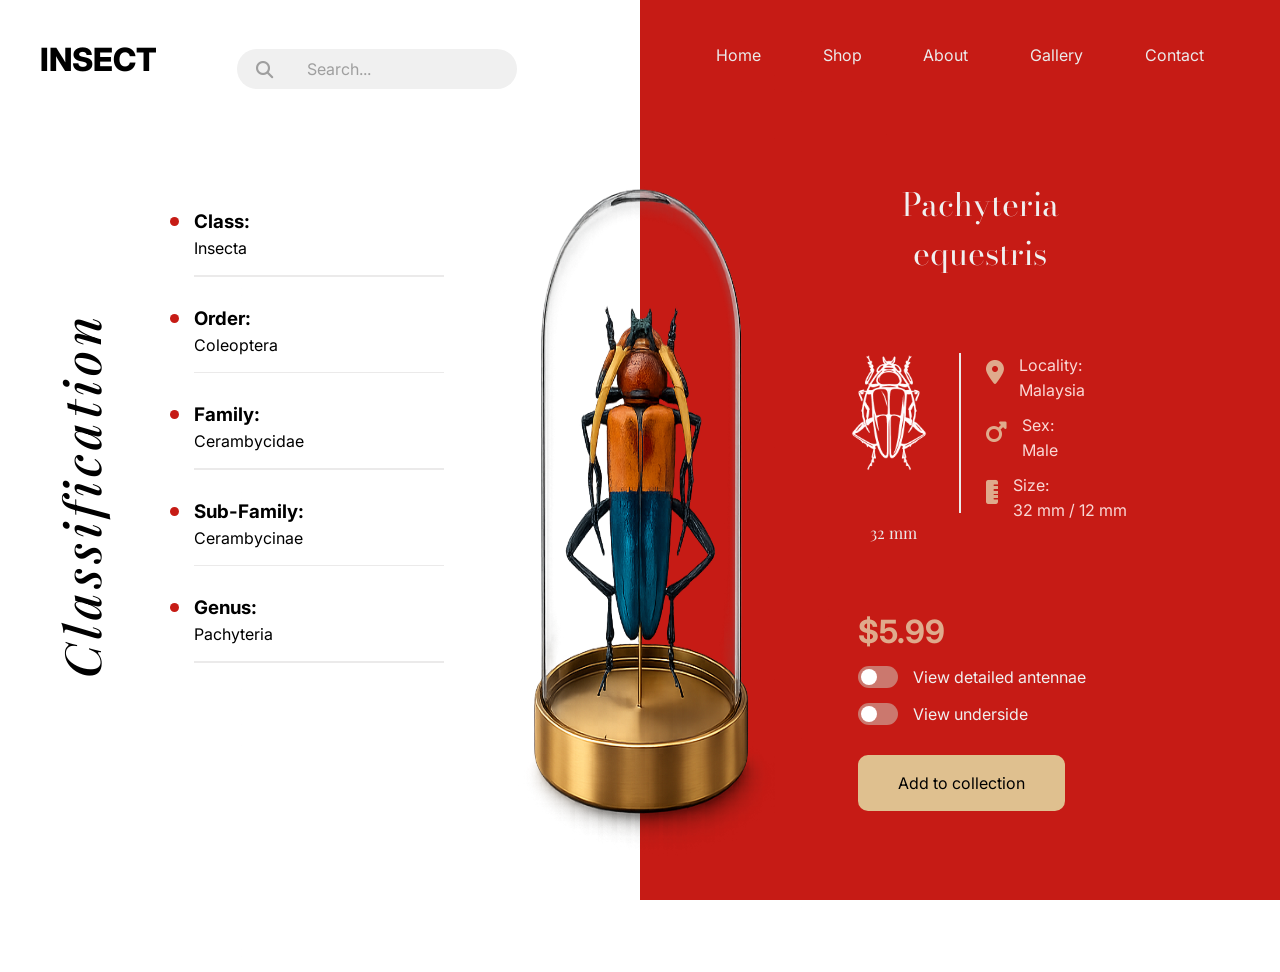
<file: Assignment2/Insect/index.html>
<!DOCTYPE html>
<html lang="en">

<head>
    <meta charset="UTF-8">
    <meta name="viewport" content="width=device-width, initial-scale=1.0">
    <link rel="preconnect" href="https://fonts.googleapis.com">
    <link rel="preconnect" href="https://fonts.gstatic.com" crossorigin>
    <link
        href="https://fonts.googleapis.com/css2?family=Inter:wght@100;200;300;400;500;600;700;800;900&family=Bodoni+Moda:wght@400;500;600;700&family=Playfair+Display:wght@400;500;600;700&display=swap"
        rel="stylesheet">
    <link rel="stylesheet" href="https://cdnjs.cloudflare.com/ajax/libs/font-awesome/6.5.1/css/all.min.css">
    <link rel="stylesheet" href="style.css">
    <title>Assignmet 2</title>
</head>

<body>
    <div class="container">
        <div id="left">
            <div class="navbar">
                <h1 class="logo">INSECT</h1>
                <div class="search">
                    <div id="box">
                        <i class="fa-solid fa-magnifying-glass si"></i>
                        <p class="st">Search...</p>
                    </div>
                </div>
            </div>
            <div class="body">
                <div class="hdi">
                    <h1 class="heading">Classification</h1>
                </div>
                <div class="details">
                    <div class="point">
                        <span class="dot"></span>
                        <div class="points">
                            <h3 class="hd">Class:</h3>
                            <p class="sub">Insecta</p>
                            <div class="line"></div>
                        </div>
                    </div>
                    <div class="point">
                        <span class="dot"></span>
                        <div class="points">
                            <h3 class="hd">Order:</h3>
                            <p class="sub">Coleoptera</p>
                            <div class="line"></div>
                        </div>
                    </div>
                    <div class="point">
                        <span class="dot"></span>
                        <div class="points">
                            <h3 class="hd">Family:</h3>
                            <p class="sub">Cerambycidae</p>
                            <div class="line"></div>
                        </div>
                    </div>
                    <div class="point">
                        <span class="dot"></span>
                        <div class="points">
                            <h3 class="hd">Sub-Family:</h3>
                            <p class="sub">Cerambycinae</p>
                            <div class="line"></div>
                        </div>
                    </div>
                    <div class="point">
                        <span class="dot"></span>
                        <div class="points">
                            <h3 class="hd">Genus:</h3>
                            <p class="sub">Pachyteria</p>
                            <div class="line"></div>
                        </div>
                    </div>

                </div>
            </div>
        </div>
        <img class="bg" src="./ChatGPT Image May 12, 2026, 01_31_05 PM.png" alt="">
        <div id="right">
            <div class="header">
                <p>Home</p>
                <p>Shop</p>
                <p>About</p>
                <p>Gallery</p>
                <p>Contact</p>
            </div>
            <div class="detail">
                <div class="name">
                    <h1>Pachyteria</h1>
                    <h1>equestris</h1>
                </div>
                <div class="desc">
                    <div class="icn">
                        <img class="icon" src="./2d1f4193-ad55-408c-af3b-5fd48aae93b2.png" alt="">
                        <p id="mm">32 mm</p>
                    </div>
                    <div class="bar"></div>
                    <div class="about">
                        <div class="a">
                            <i class="fa-solid fa-location-dot "></i>
                            <div class="dt">
                                <p>Locality:</p>
                                <p>Malaysia</p>
                            </div>
                        </div>
                        <div class="a">
                            <i class="fa-solid fa-mars"></i>
                            <div class="dt">
                                <p>Sex:</p>
                                <p>Male</p>
                            </div>
                        </div>
                        <div class="a">
                            <i class="fa-solid fa-ruler-vertical"></i>
                            <div class="dt">
                                <p>Size:</p>
                                <p>32 mm / 12 mm</p>
                            </div>
                        </div>
                    </div>
                </div>
                <div class="last">
                    <div class="price">
                        <h1>$5.99</h1>
                    </div>
                    <div class="switch">
                        <div>
                            <span class="sth"></span><p>View detailed antennae</p>
                        </div>
                        <div>
                            <span class="sth"></span><p>View underside</p>
                        </div>
                    </div>
                    <div class="add-btn">
                        Add to collection
                    </div>
                </div>
            </div>


        </div>
    </div>
</body>

</html>
</file>
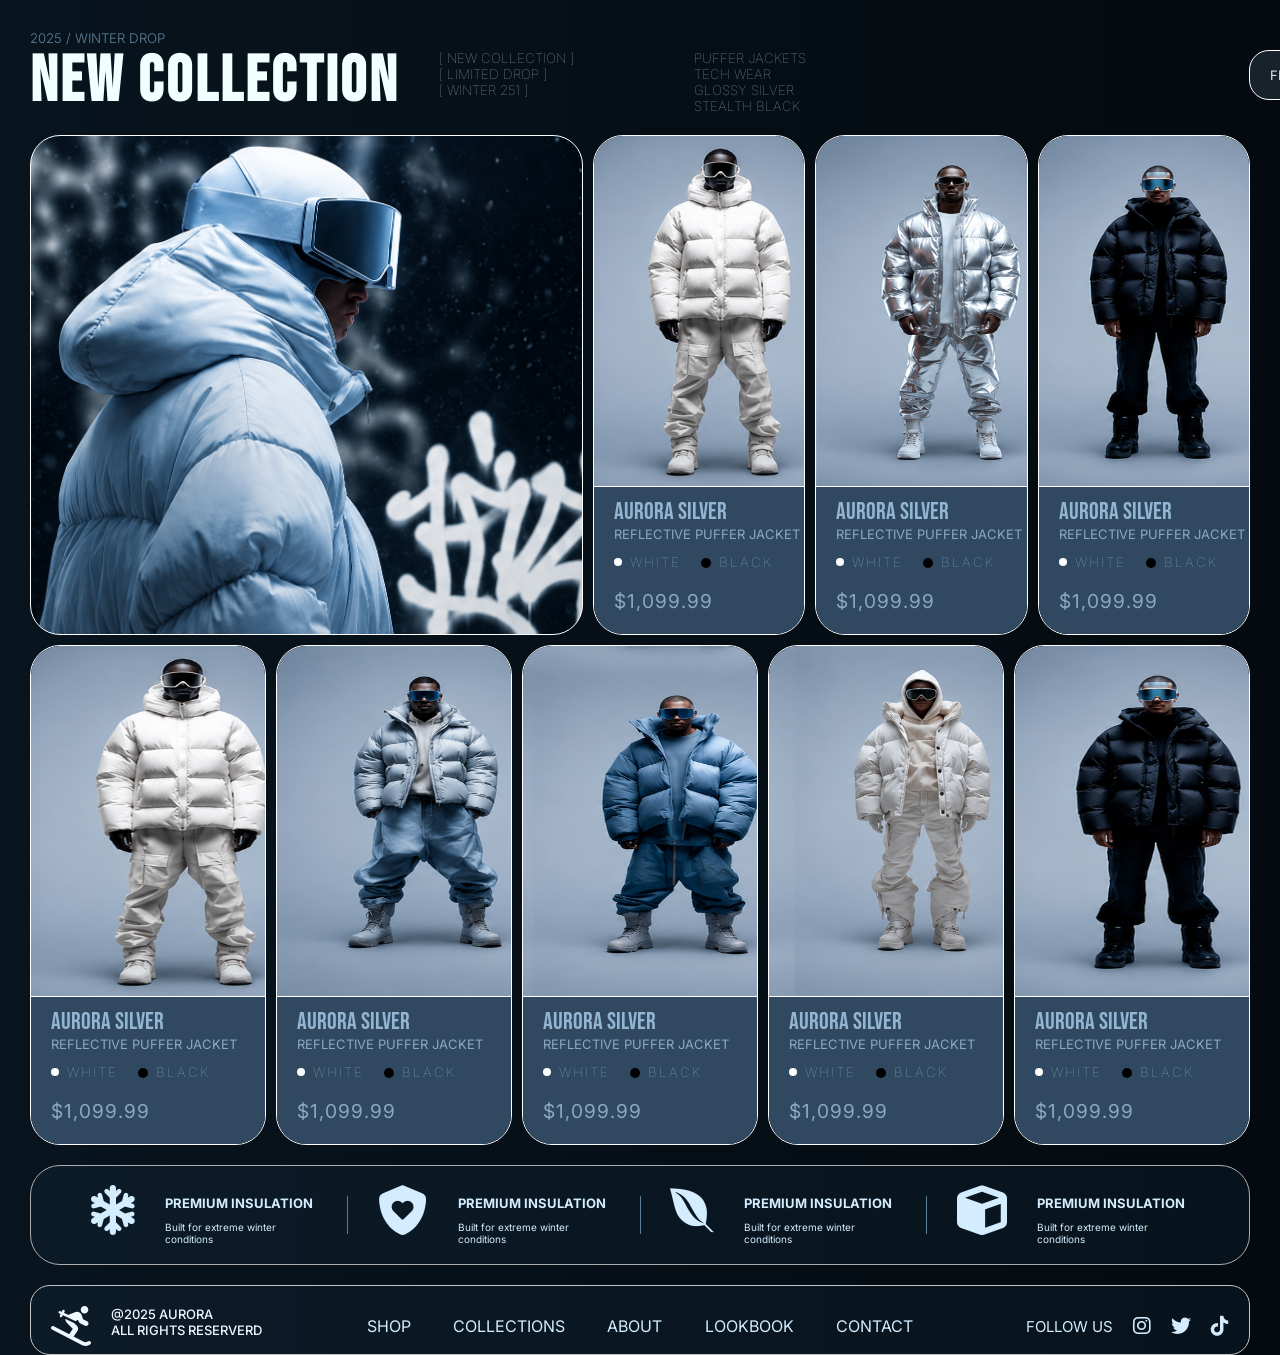
<file: Assignment2/Winter/index.html>
<!DOCTYPE html>
<html lang="en">

<head>
    <meta charset="UTF-8">
    <meta name="viewport" content="width=device-width, initial-scale=1.0">
    <link rel="stylesheet" href="https://cdnjs.cloudflare.com/ajax/libs/font-awesome/6.7.2/css/all.min.css">
    <link rel="preconnect" href="https://fonts.googleapis.com">
    <link rel="preconnect" href="https://fonts.gstatic.com" crossorigin>
    <link href="https://fonts.googleapis.com/css2?family=Bebas+Neue&family=Inter:wght@400;500;600&display=swap"
        rel="stylesheet">
    <link rel="stylesheet" href="style.css">
    <title>Assignment 3</title>
</head>

<body>
    <div class="main">
        <div class="header">
            <h5 class="top">2025 / WINTER DROP</h5>
            <div id="nav">
                <div class="title">
                    <h1>NEW COLLECTION</h1>
                </div>
                <div class="list">
                    <p>[ NEW COLLECTION ]</p>
                    <p>[ LIMITED DROP ]</p>
                    <p>[ WINTER 251 ]</p>
                </div>
                <div id="list2" class="list">
                    <p>PUFFER JACKETS</p>
                    <p>TECH WEAR</p>
                    <p>GLOSSY SILVER</p>
                    <p>STEALTH BLACK</p>
                </div>
                <div class="filter">
                    <div id="cap">
                        <h class="txt">Filters</h>
                        <i class="fa-solid fa-sliders"></i>
                    </div>
                </div>
            </div>
        </div>
        <div id="section">
            <div class="section1">
                <div id="featItem"></div>
                <div id="item1" class="item">
                    <img class="img" src="1.png" alt="">
                    <div class="det">
                        <div class="name">
                            <h1>AURORA SILVER</h1>
                            <p>REFLECTIVE PUFFER JACKET</p>
                        </div>
                        <div class="color">
                            <div class="c">
                                <div class="point1"></div>
                                <p>WHITE</p>
                            </div>
                            <div class="c">
                                <div class="point2"></div>
                                <p>BLACK</p>
                            </div>
                        </div>
                        <div class="price">
                            <p>$1,099.99</p>
                        </div>
                    </div>
                </div>
                <div id="item2" class="item">
                    <img class="img" src="2.png" alt="">
                    <div class="det">
                        <div class="name">
                            <h1>AURORA SILVER</h1>
                            <p>REFLECTIVE PUFFER JACKET</p>
                        </div>
                        <div class="color">
                            <div class="c">
                                <div class="point1"></div>
                                <p>WHITE</p>
                            </div>
                            <div class="c">
                                <div class="point2"></div>
                                <p>BLACK</p>
                            </div>
                        </div>
                        <div class="price">
                            <p>$1,099.99</p>
                        </div>
                    </div>
                </div>
                <div id="item3" class="item">
                    <img class="img" src="3.png" alt="">
                    <div class="det">
                        <div class="name">
                            <h1>AURORA SILVER</h1>
                            <p>REFLECTIVE PUFFER JACKET</p>
                        </div>
                        <div class="color">
                            <div class="c">
                                <div class="point1"></div>
                                <p>WHITE</p>
                            </div>
                            <div class="c">
                                <div class="point2"></div>
                                <p>BLACK</p>
                            </div>
                        </div>
                        <div class="price">
                            <p>$1,099.99</p>
                        </div>
                    </div>
                </div>
            </div>
            <div class="section2">
                <div id="item4" class="item">
                    <img class="img2" src="1.png" alt="">
                    <div class="det">
                        <div class="name">
                            <h1>AURORA SILVER</h1>
                            <p>REFLECTIVE PUFFER JACKET</p>
                        </div>
                        <div class="color">
                            <div class="c">
                                <div class="point1"></div>
                                <p>WHITE</p>
                            </div>
                            <div class="c">
                                <div class="point2"></div>
                                <p>BLACK</p>
                            </div>
                        </div>
                        <div class="price">
                            <p>$1,099.99</p>
                        </div>
                    </div>
                </div>
                <div id="item5" class="item">
                    <img class="img2" src="5.png" alt="">
                    <div class="det">
                        <div class="name">
                            <h1>AURORA SILVER</h1>
                            <p>REFLECTIVE PUFFER JACKET</p>
                        </div>
                        <div class="color">
                            <div class="c">
                                <div class="point1"></div>
                                <p>WHITE</p>
                            </div>
                            <div class="c">
                                <div class="point2"></div>
                                <p>BLACK</p>
                            </div>
                        </div>
                        <div class="price">
                            <p>$1,099.99</p>
                        </div>
                    </div>
                </div>
                <div id="item6" class="item">
                    <img class="img2" src="6.png" alt="">
                    <div class="det">
                        <div class="name">
                            <h1>AURORA SILVER</h1>
                            <p>REFLECTIVE PUFFER JACKET</p>
                        </div>
                        <div class="color">
                            <div class="c">
                                <div class="point1"></div>
                                <p>WHITE</p>
                            </div>
                            <div class="c">
                                <div class="point2"></div>
                                <p>BLACK</p>
                            </div>
                        </div>
                        <div class="price">
                            <p>$1,099.99</p>
                        </div>
                    </div>
                </div>
                <div id="item7" class="item">
                    <img class="img2" src="7.png" alt="">
                    <div class="det">
                        <div class="name">
                            <h1>AURORA SILVER</h1>
                            <p>REFLECTIVE PUFFER JACKET</p>
                        </div>
                        <div class="color">
                            <div class="c">
                                <div class="point1"></div>
                                <p>WHITE</p>
                            </div>
                            <div class="c">
                                <div class="point2"></div>
                                <p>BLACK</p>
                            </div>
                        </div>
                        <div class="price">
                            <p>$1,099.99</p>
                        </div>
                    </div>
                </div>
                <div id="item8" class="item">
                    <img class="img2" src="3.png" alt="">

                    <div class="det">
                        <div class="name">
                            <h1>AURORA SILVER</h1>
                            <p>REFLECTIVE PUFFER JACKET</p>
                        </div>

                        <div class="color">
                            <div class="c">
                                <div class="point1"></div>
                                <p>WHITE</p>
                            </div>

                            <div class="c">
                                <div class="point2"></div>
                                <p>BLACK</p>
                            </div>
                        </div>

                        <div class="price">
                            <p>$1,099.99</p>
                        </div>
                    </div>
                </div>

            </div>
        </div>
        <div class="lower">
            <div class="d1">
                <i class="fa-solid fa-snowflake"></i>
                <div>
                    <h3>PREMIUM INSULATION</h3>
                    <p>Built for extreme
                        winter conditions</p>
                </div>
            </div>
            <div class="bar"></div>
            <div class="d1">
                <i class="fa-solid fa-shield-heart"></i>
                <div>
                    <h3>PREMIUM INSULATION</h3>
                    <p>Built for extreme
                        winter conditions</p>
                </div>
            </div>
            <div class="bar"></div>
            <div class="d1">
                <i class="fa-brands fa-envira"></i>
                <div>
                    <h3>PREMIUM INSULATION</h3>
                    <p>Built for extreme
                        winter conditions</p>
                </div>
            </div>
            <div class="bar"></div>
            <div class="d1">
                <i class="fa-solid fa-cube"></i>
                <div>
                    <h3>PREMIUM INSULATION</h3>
                    <p>Built for extreme
                        winter conditions</p>
                </div>
            </div>
        </div>
        <div class="footer">
            <div class="brand">
                <i class="fa-solid fa-person-skiing"></i>
                <div>
                    <p>@2025 AURORA</p>
                    <p>ALL RIGHTS RESERVERD</p>
                </div>

            </div>
            <div class="link">
                <a href="">SHOP</a>
                <a href="">COLLECTIONS</a>
                <a href="">ABOUT</a>
                <a href="">LOOKBOOK</a>
                <a href="">CONTACT</a>

            </div>
            <div class="social">
                <p>FOLLOW US </p>
                <i class="fa-brands fa-instagram"></i>
                <i class="fa-brands fa-twitter"></i>
                <i class="fa-brands fa-tiktok"></i>
            </div>
        </div>
    </div>

</body>

</html>
</file>
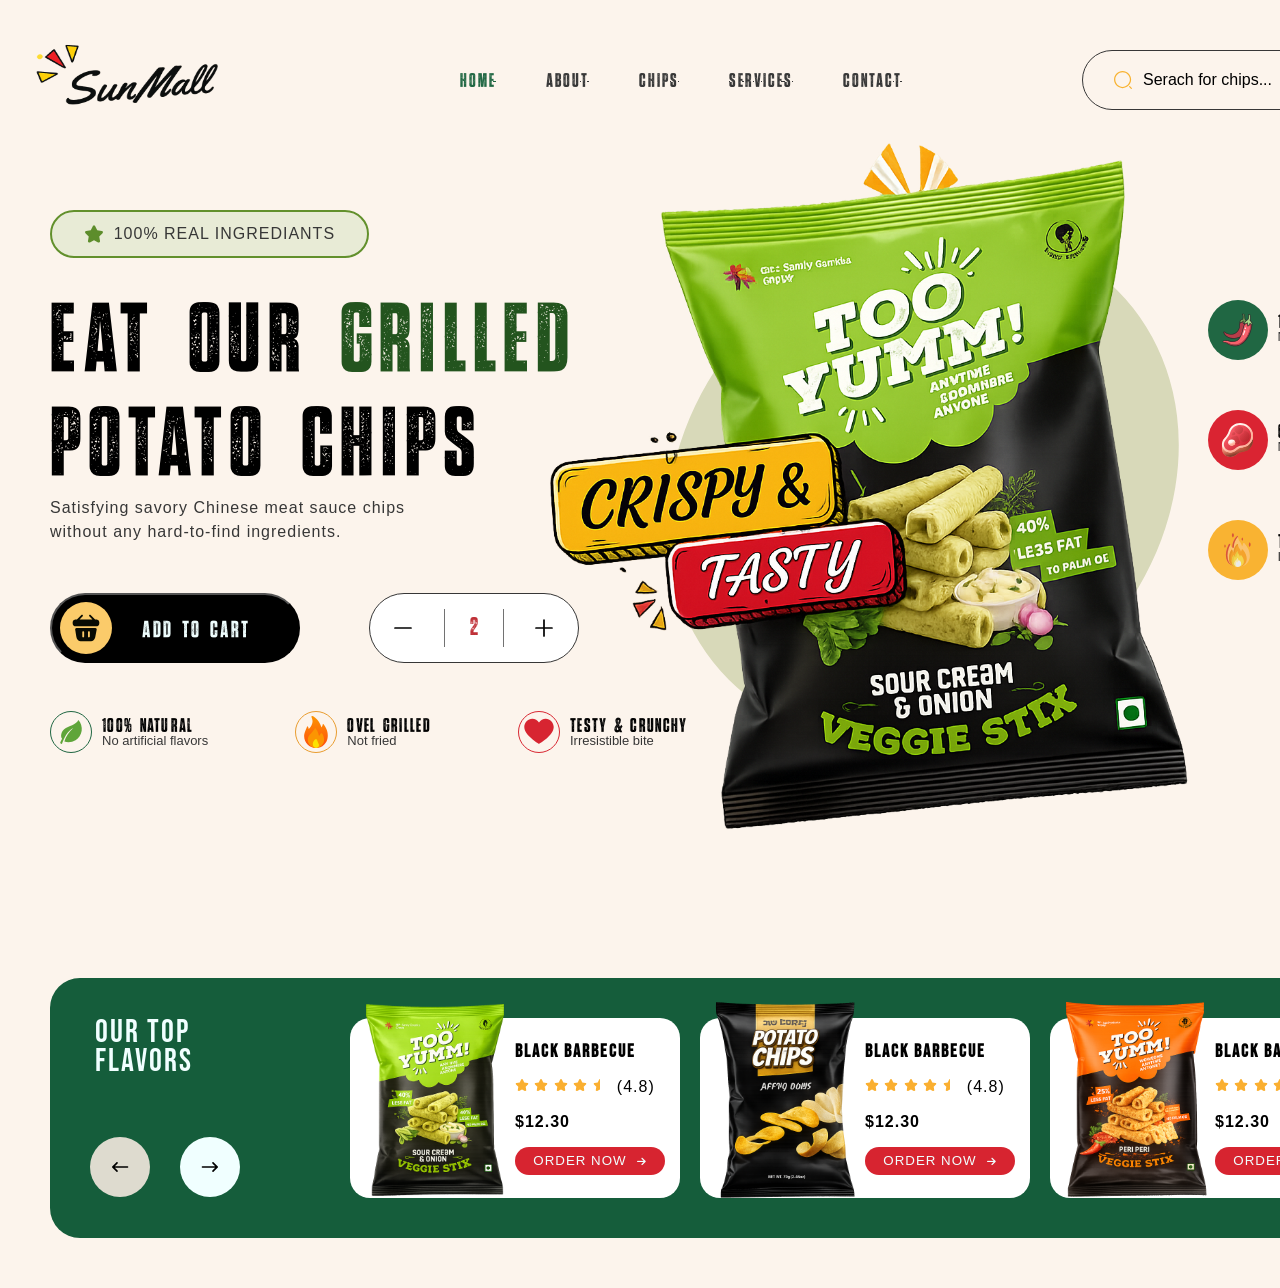
<file: Assignment3/SunMall/index.html>
<!DOCTYPE html>
<html lang="en">

<head>
    <meta charset="UTF-8">
    <meta name="viewport" content="width=device-width, initial-scale=1.0">
    <link rel="preconnect" href="https://fonts.googleapis.com">
    <link rel="preconnect" href="https://fonts.gstatic.com" crossorigin>

    <link
        href="https://fonts.googleapis.com/css2?family=Bebas+Neue&family=Montserrat:wght@300;400;500;700;800&display=swap"
        rel="stylesheet">
    <link rel="stylesheet" href="https://cdnjs.cloudflare.com/ajax/libs/font-awesome/6.5.1/css/all.min.css"
        integrity="sha512-DTOQO9RWCH3ppGqcWaEA1BIZOC6xxalwEsw9c2QQeAIftl+Vegovlnee1c9QX4TctnWMn13TZye+giMm8e2LwA=="
        crossorigin="anonymous" referrerpolicy="no-referrer" />
    <link rel="stylesheet" href="style.css">
    <title>Document</title>
</head>

<body>
    <div class="main">
        <div class="header">
            <img id="logo" src="./image/sunmall logo.png" alt="">
            <div class="nav-link">
                <a id="active" href="">HOME</a>
                <a href="">ABOUT</a>
                <a href="">CHIPS</a>
                <a href="">SERVICES</a>
                <a href="">CONTACT</a>
            </div>
            <div class="box">
                <div id="lft">
                    <img id="srch" src="./assets/search_icons.svg" alt="">
                    <p>Serach for chips...</p>
                </div>
                <div id="rgt">
                    <div id="bar"></div>
                    <img src="./assets/main_cart.svg" alt="">
                </div>
            </div>
        </div>
        <div class="hero">
            <div class="left">
                <div class="txt">
                    <div class="g-box">
                        <img src="./assets/star_green.svg" alt="">
                        <p>100% REAL INGREDIANTS</p>
                    </div>
                    <h1>EAT OUR <span id="grn">GRILLED</span></h1>
                    <h1>POTATO CHIPS</h1>
                    <p>Satisfying savory Chinese meat sauce chips </p>
                    <p>without any hard-to-find ingredients.</p>
                </div>
                <div class="btn">
                    <button class="cart">
                        <div class="img-circle">
                            <img src="./assets/add_to_cart.svg" alt="">
                        </div>
                        <p>ADD TO CART</p>
                    </button>
                    <button class="qty">
                        <img src="./assets/minus.svg" alt="">
                        <div class="bar-c"></div>
                        <p>2</p>
                        <div class="bar-c2"></div>
                        <img id="add-btn" src="./assets/add.svg" alt="">
                    </button>
                </div>
                <div class="speciftn">
                    <div class="sp-card">
                        <div class="cir">
                            <img src="./assets/leafe.svg" alt="">
                        </div>
                        <div class="sp-det">
                            <p class="t">100% Natural</p>
                            <p class="ts">No artificial flavors</p>
                        </div>

                    </div>
                    <div class="sp-card">
                        <div id="c2" class="cir">
                            <img src="./assets/smokey-sauce.svg" alt="">
                        </div>
                        <div class="sp-det">
                            <p class="t">OVEL GRILLED</p>
                            <p class="ts">Not fried</p>
                        </div>
                    </div>
                    <div class="sp-card">
                        <div id="c3" class="cir">
                            <img src="./assets/heart.svg" alt="">
                        </div>
                        <div class="sp-det">
                            <p class="t">TESTY & CRUNCHY</p>
                            <p class="ts">Irresistible bite</p>
                        </div>
                    </div>
                </div>
            </div>
            <div class="mid">
                <div class="circle">

                </div>
                <img src="./image/main-chips.png" alt="">

            </div>
            <div class="right">
                <div class="r-speciftn">
                    <div class="r-sp-card">
                        <div class="r-cir">
                            <img src="./assets/extra-chilli.svg" alt="">
                        </div>
                        <div class="r-sp-det">
                            <p class="r-t">100% Natural</p>
                            <p class="r-ts">No artificial flavors</p>
                        </div>

                    </div>
                    <div class="r-sp-card">
                        <div id="r-c2" class="r-cir">
                            <img src="./assets/meat_.svg" alt="">
                        </div>
                        <div class="r-sp-det">
                            <p class="r-t">OVEL GRILLED</p>
                            <p class="r-ts">Not fried</p>
                        </div>
                    </div>
                    <div class="r-sp-card">
                        <div id="r-c3" class="r-cir">
                            <img src="./assets/fire-icon.svg" alt="">
                        </div>
                        <div class="r-sp-det">
                            <p class="r-t">TESTY & CRUNCHY</p>
                            <p class="r-ts">Irresistible bite</p>
                        </div>
                    </div>
                </div>
            </div>
        </div>
        <div class="lower">
            <div class="card-container">
                <div id="pagentn">
                    <h1>OUR TOP</h1>
                    <h1>FLAVORS</h1>
                    <div class="swipe">
                        <div id="ac1" class="ac">
                            <img src="./assets/arrow_left.svg" alt="">
                        </div>
                        <div id="ac2" class="ac">
                            <img src="./assets/arrow_right.svg" alt="">
                        </div>
                    </div>
                </div>
                <div class="cards">
                    <div class="card">
                        <div class="left-side">
                            <img src="./image/chips1.png" alt="">
                        </div>
                        <div class="right-side">
                            <h4 class="name">BLACK BARBECUE</h4>
                            <div class="rating">
                                <div class="star">
                                    <img src="./assets/star_yellow.svg" alt="">
                                    <img src="./assets/star_yellow.svg" alt="">
                                    <img src="./assets/star_yellow.svg" alt="">
                                    <img src="./assets/star_yellow.svg" alt="">
                                    <img src="./assets/star_yellow-half.svg" alt="">
                                </div>
                                <div class="num">(4.8)</div>
                            </div>
                            <div class="price">$12.30</div>
                            <div class="order-btn">
                                <p>ORDER NOW</p>
                                <i class="fa-solid fa-arrow-right"></i>
                            </div>
                        </div>
                    </div>
                    <div class="card">
                        <div class="left-side">
                            <img id="im2" src="./image/chips2.png" alt="">
                        </div>
                        <div class="right-side">
                            <h4 class="name">BLACK BARBECUE</h4>
                            <div class="rating">
                                <div class="star">
                                    <img src="./assets/star_yellow.svg" alt="">
                                    <img src="./assets/star_yellow.svg" alt="">
                                    <img src="./assets/star_yellow.svg" alt="">
                                    <img src="./assets/star_yellow.svg" alt="">
                                    <img src="./assets/star_yellow-half.svg" alt="">
                                </div>
                                <div class="num">(4.8)</div>
                            </div>
                            <div class="price">$12.30</div>
                            <div class="order-btn">
                                <p>ORDER NOW</p>
                                <i class="fa-solid fa-arrow-right"></i>
                            </div>
                        </div>
                    </div>
                    <div class="card">
                        <div class="left-side">
                            <img id="im3" src="./image/chips3.png" alt="">
                        </div>
                        <div class="right-side">
                            <h4 class="name">BLACK BARBECUE</h4>
                            <div class="rating">
                                <div class="star">
                                    <img src="./assets/star_yellow.svg" alt="">
                                    <img src="./assets/star_yellow.svg" alt="">
                                    <img src="./assets/star_yellow.svg" alt="">
                                    <img src="./assets/star_yellow.svg" alt="">
                                    <img src="./assets/star_yellow-half.svg" alt="">
                                </div>
                                <div class="num">(4.8)</div>
                            </div>
                            <div class="price">$12.30</div>
                            <div class="order-btn">
                                <p>ORDER NOW</p>
                                <i class="fa-solid fa-arrow-right"></i>
                            </div>
                        </div>
                    </div>
                </div>
            </div>
        </div>
    </div>
</body>

</html>
</file>
<file: Assignment2/Insect/style.css>
* {
  margin: 0;
  padding: 0;
  box-sizing: border-box;
}

html,
body {
  height: 100%;
  width: 100%;
  overflow: hidden;
  font-family: "Playfair Display", serif;
}
.bg {
  height: 100vh;
  width: 70vw;
  position: absolute;
  left: 15%;
  top: 8%;
}

.container {
  height: 100%;
  width: 100%;
  display: grid;
  grid-template-columns: 1fr 1fr;
}

#left {
  height: 100%;
  width: 100%;
  background-color: #ffffff;
  display: grid;
  grid-template-rows: 20% 70%;
}
.navbar {
  width: 100%;
  display: grid;
  grid-template-columns: 30% 70%;
}
.logo {
  font-family: "Inter", sans-serif;
  font-weight: 800;
  padding: 40px;
}
.search {
  height: 100%;
  width: 100%;
  position: relative;
}

#box {
  height: 40px;
  width: 280px;
  background-color: #f0f0f0;
  position: absolute;
  top: 27%;
  left: 10%;
  border-radius: 30px;
}
.si {
  height: 100%;
  width: 100%;
  font-size: 17px;
  color: #9f9f9f;
  position: absolute;
  left: 7%;
  top: 30%;
}
.st {
  font-family: "Inter", sans-serif;
  color: #9f9f9f;
  position: absolute;
  top: 25%;
  left: 25%;
}
.body {
  display: grid;
  grid-template-columns: 25% 75%;
}
.hdi {
  display: flex;
  justify-content: center;
  align-items: center;
}
.heading {
  font-style: italic;
  font-size: 50px;
  writing-mode: vertical-rl;
  font-weight: 500;
  letter-spacing: 5px;
  transform: rotate(180deg);
}
#right {
  height: 100%;
  width: 100%;
  background-color: #c61b15;
  display: grid;
  grid-template-rows: 20% 80%;
}
.point {
  display: flex;
  gap: 15px;
  align-items: flex-start;
  margin-top: 30px;
}
.points {
  font-family: "Inter", sans-serif;
  display: flex;
  flex-direction: column;
  gap: 5px;
}
.dot {
  height: 9px;
  width: 9px;
  background-color: #c61b15;
  border-radius: 50%;
  margin-top: 7px;
  margin-left: 10px;
}
.pp {
  display: flex;
  gap: 20px;
}
.line {
  height: 1.5px;
  width: 250px;
  background-color: #ebeaea;
  margin-top: 12px;
}
.header {
  font-family: "Inter", sans-serif;
  color: #ebeaea;
  padding: 45px;
  display: flex;
  justify-content: space-around;
}
.name {
  display: flex;
  flex-direction: column;
  align-items: center;
  margin-left: 40px;
}
.name h1 {
  font-family: "Bodoni Moda", serif;
  font-weight: 400;
  color: #f0f0f0;
}
.detail {
  display: grid;
  grid-template-rows: 20% 40% 40%;
}
.desc {
  display: grid;
  grid-template-columns: 46% 8% 46%;
}
.icon {
  height: 180px;
  width: 280px;
  margin-left: 37%;
  filter: brightness(0) invert(1);
}
#mm {
  position: absolute;
  left: 68%;
  top: 58%;
  color: #ebeaea;
}
.dt {
  font-family: "Inter", sans-serif;
  display: flex;
  flex-direction: column;
  gap: 5px;
}
.a {
  display: flex;
  gap: 15px;
  align-items: flex-start;
  margin-top: 15px;
}
.a i {
  font-size: x-large;
  color: #dfaa8c;
  margin-top: 5px;
}
.dt p {
  color: rgb(249, 216, 213);
}
.about {
  margin-top: 16px;
}
.bar {
  height: 10rem;
  width: 1.5px;
  background-color: #ebeaea;
  margin-top: 29px;
  margin-left: 25px;
}
.price h1 {
  font-family: "Inter", sans-serif;
  color: #dfaa8c;
  margin-bottom: 15px;
}
.last {
  position: absolute;
  top: 68%;
  left: 67%;
}

.sth {
  display: inline-block;
  height: 22px;
  width: 40px;
  background-color: #cb786e;
  border-radius: 20px;
  position: relative;
}
.sth::before{
  content: "";
  height: 16px;
  width: 16px;
  background-color: white;
  border-radius: 50%;
  position: absolute;
  top: 3px;
  left: 3px;
}
.switch div{
  display: flex;
  align-items: center;
  gap: 15px;
  margin-top: 15px;
}

.switch p{
  font-family: "Inter", sans-serif;
  color: #f0f0f0;
}
.add-btn{
  margin-top: 30px;
  background-color: #dfc08f;
  color: black;
  padding: 18px 40px;
  border-radius: 10px;
  font-family: "Inter", sans-serif;
  text-align: center;
  width: fit-content;
}
</file>
<file: Assignment2/Winter/style.css>
* {
  margin: 0;
  padding: 0;
  box-sizing: border-box;
}

html,
body {
  height: 100%;
  width: 100%;
  background: linear-gradient(to right, #08141e, #040a0f);
}
.main {
  height: 100%;
  width: 100%;
  padding: 30px;
}
.header {
  height: 100px;
  width: 100%;
  color: azure;
  display: grid;
  grid-template-rows: 1fr 4fr;
}
#nav {
  width: 100%;
  height: 100%;
  font-family: "Inter", sans-serif;
  display: flex;
  gap: 40px;
}
.list {
  font-size: smaller;
  font-weight: 100;
  color: #9aa8b7;
}
#list2 {
  margin-left: 80px;
}
.header h1 {
  font-family: "Bebas Neue", sans-serif;
  font-size: 4rem;
  letter-spacing: 3px;
  line-height: 1;
}
.top {
  font-family: "Inter", sans-serif;
  font-weight: 300;
  text-transform: uppercase;
  color: #5d8099;
}
.filter {
  position: relative;
  left: 33%;
}
#cap {
  height: 50px;
  width: 130px;
  background-color: #17222b;
  border: 1px solid white;
  border-radius: 20px;
  color: rgb(230, 230, 230);
  display: flex;
  align-items: center;
  justify-content: center;
  text-transform: uppercase;
  font-size: small;
  gap: 25px;
}
#section {
  width: 100%;
  margin-top: 5px;
  display: grid;
  grid-template-columns: repeat(5, 1fr);
  grid-template-rows: 1fr 1fr;
  row-gap: 10px;
  column-gap: 10px;
}
.section1 {
  grid-column: 1/6;
  display: grid;
  grid-template-columns: 2.6fr 1fr 1fr 1fr;
  column-gap: 10px;
}
#featItem {
  border-radius: 30px;
  width: 100%;
  height: 500px;
  border: 1px solid white;
  background-image: url("bi.png");
  background-size: cover;
  background-position: center;
  background-repeat: no-repeat;
}

.section2 {
  grid-column: 1/6;
  display: grid;
  grid-template-columns: repeat(5, 1fr);
  column-gap: 10px;
}
.item {
  width: 100%;
  height: 500px;
  border: 1px solid white;
  border-radius: 30px;
  display: grid;
  grid-template-rows: 4fr 2fr;
  overflow: hidden;
  background-size: cover;
  object-fit: cover;
  background-position: center;
  background-repeat: no-repeat;
}
.img {
  width: 250px;
  height: 350px;
}
.img2 {
  width: 300px;
  height: 350px;
}
.det {
  background-color: #304961;
  font-family: "Bebas Neue", sans-serif;
  border-top: 1px solid white;
  display: grid;
  grid-template-rows: 1fr 0.5fr 1fr;
  padding-top: 10px;
  padding-left: 20px;
  row-gap: 12px;
}
.name h1 {
  font-weight: 400;
  font-size: x-large;
  color: rgb(148, 181, 210);
}
.name p {
  font-family: "Inter", sans-serif;

  font-weight: 400;
  font-size: small;
  color: rgb(139, 168, 194);
}
.color {
  display: flex;
  gap: 20px;
}
.c {
  display: flex;
}
.point1 {
  height: 8px;
  width: 8px;
  border-radius: 50%;
  background-color: white;
  margin-top: 4px;
  margin-right: 8px;
}
.point2 {
  height: 10px;
  width: 10px;
  border-radius: 50%;
  background-color: black;
  margin-top: 4px;
  margin-right: 8px;
}
.c p {
  font-family: "Inter", sans-serif;

  letter-spacing: 2px;
  font-weight: 100;
  font-size: smaller;
  color: rgb(139, 168, 194);
}
.price {
  font-family: "Inter", sans-serif;
  color: rgb(139, 168, 194);
  font-weight: 400;
  font-size: larger;
  letter-spacing: 1px;
}

.lower {
  height: 100px;
  width: 100%;
  margin-top: 20px;
  margin-bottom: 20px;
  border: 1px solid rgb(173, 172, 172);
  border-radius: 30px;
  display: flex;
  justify-content: space-between;
  align-items: center;
  background: linear-gradient(to right, #0c1b28, #07131c);
  padding: 30px;
}
.d1 {
  display: flex;
  padding-left: 30px;
  padding-right: 30px;
  color: #d3edff;
}
.d1 p {
  margin-top: 10px;
  font-size: x-small;
  font-family: "Inter", sans-serif;
}
.d1 h3 {
  margin-top: 10px;

  font-size: small;
  font-weight: 700;
  font-family: "Inter", sans-serif;
}
.d1 i {
  font-size: 50px;
  margin-right: 30px;
}
.bar {
  height: 100%;
  width: 1px;
  background-color: #5d8099;
}
.footer {
  height: 70px;
  padding: 20px;
  display: grid;
  grid-template-columns: 1fr 2fr 1fr;
  border-radius: 20px;
  border: 1px solid rgb(197, 196, 196);
  background: linear-gradient(to right, #0c1b28, #07131c);
}
.brand {
  display: flex;
  gap: 20px;
  font-family: "Inter", sans-serif;

  color: aliceblue;
}
.brand p {
  font-weight: 500;
  font-size: small;
}
.brand i {
  font-size: 40px;
}
.link {
  display: flex;
  justify-content: space-around;
  align-items: center;
}
a {
  color: #d3edff;
  font-family: "Inter", sans-serif;
  font-size: medium;
  text-decoration: none;
}
.social {
  display: flex;
  color: #d3edff;
  justify-content: end;
  gap: 20px;
  align-items: center;
  font-size: 20px;
}
.social p {
  font-family: "Inter", sans-serif;
  font-size: 15px;
}
</file>
<file: Assignment3/SunMall/style.css>
* {
  margin: 0;
  padding: 0;
  box-sizing: border-box;
}
@font-face {
  font-family: "SunMall";
  src: url("./font/Prevalent.otf") format("opentype");
  font-weight: 100;
  font-weight: 200;
  font-weight: 300;
  font-weight: 400;
  font-weight: 500;
  font-weight: 600;
  font-weight: 700;
  font-weight: 800;
  font-weight: 900;
}
h1,
p {
  line-height: 0.9;
}
html,
body {
  height: 100%;
  width: 100%;
  background-color: #fcf4ec;
}
.main {
  height: 100%;
  width: 100%;
  font-family: "SunMall";
  display: grid;
  grid-template-rows: 1fr 7fr 2fr;
}
.header {
  display: flex;
  align-items: center;
  justify-content: space-between;
}
img {
  height: 20px;
  width: 20px;
}
#logo {
  height: 160px;
  width: 260px;
}
.nav-link {
  display: flex;
  margin-left: 20px;
  gap: 50px;
}
.nav-link a {
  color: #373737;
  font-weight: 100;
  letter-spacing: 2px;
}
#active {
  color: #206743;
}
.box {
  display: flex;
  gap: 100px;
  padding: 20px 30px;
  margin-right: 30px;
  border: 1px solid #373737;
  border-radius: 30px;
  height: 60px;
}
#lft {
  display: flex;
  justify-content: center;
  align-items: center;
  gap: 10px;
}
#lft p {
  font-family: "Inter", sans-serif;
}

#rgt {
  display: flex;
  justify-content: center;
  align-items: center;
  gap: 15px;
}
#bar {
  height: 100%;
  width: 2px;
  background-color: #373737;
}
.g-box {
  font-family: "Inter", sans-serif;
  display: flex;
  gap: 10px;
  padding: 10px 5px 10px 5px;
  border: 2px solid #62902c;
  background-color: #e8ebd6;
  border-radius: 30px;
  width: 50%;
  display: flex;
  justify-content: center;
  align-items: center;
  margin-bottom: 30px;
}
.hero {
  display: grid;
  grid-template-columns: 3fr 2fr 1fr;
  padding: 50px;
}
.left {
  display: grid;
  grid-template-rows: 2fr 1fr 1fr;
}

.left .txt h1 {
  line-height: 1.3;
  letter-spacing: 6px;
  font-size: 5rem;
  font-weight: 400;
}
#grn {
  color: #23541e;
}

.left .txt p {
  line-height: 1.5;
  font-family: "Inter", sans-serif;
  color: #373737;
  letter-spacing: 1px;
}
.btn {
  display: grid;
  grid-template-columns: 1fr 1fr;
  align-items: center;
}
.cart {
  height: 70px;
  width: 250px;
  display: flex;
  justify-content: start;
  align-items: center;
  padding: 8px;
  font-family: "SunMall";
  gap: 20px;
  background-color: black;
  border-radius: 40px;
}
.cart p {
  margin-top: 5px;
  margin-right: 30px;
  font-size: 1.2rem;
  letter-spacing: 2px;
  color: azure;
}
.img-circle {
  background-color: #fbcb6a;
  border-radius: 50%;
  display: flex;
  justify-content: center;
  align-items: center;
  padding: 10px;
  margin-right: 10px;
}
.cart img {
  height: 2rem;
  width: 2rem;
}
.qty {
  height: 70px;
  width: 210px;
  padding: 15px;
  font-family: "SunMall";
  display: flex;
  align-items: center;
  justify-content: space-around;
  gap: 20px;
  background-color: white;
  border-radius: 40px;
  border: 1px solid #373737;
}
.bar-c {
  height: 100%;
  width: 1px;
  background-color: #373737;
  opacity: 0.7;
}
.bar-c2 {
  height: 100%;
  width: 0.5px;
  background-color: #373737;
  opacity: 0.7;
}
.qty img {
  height: 2rem;
  width: 2rem;
}
.qty p {
  font-size: 1.3rem;
  color: #bf2f36;
}
#add-btn {
  fill: #206743;
}
.speciftn {
  display: flex;
  justify-content: space-between;
  align-items: baseline;
}
.cir {
  height: 40px;
  width: 40px;
  display: flex;
  align-items: center;
  justify-content: center;
  padding: 20px;
  border: 1px solid #206743;
  border-radius: 50%;
  margin-right: 10px;
}
.sp-card {
  display: flex;
}
.cir img {
  height: 2rem;
  width: 2rem;
}
.sp-card p {
  line-height: 1;
  padding: 0;
  margin: 0;
}
.sp-det {
  margin-top: 7px;
}
.t {
  letter-spacing: 1.3px;
  margin-bottom: 10px;
}

.ts {
  font-family: "Inter", sans-serif;
  color: #373737;
  font-size: small;
}
#c2 {
  border: 1px solid #e99d30;
}
#c3 {
  border: 1px solid #d92833;
}

.r-speciftn {
  display: flex;
  flex-direction: column;
  padding-top: 90px;
  gap: 50px;
}
.r-cir {
  height: 60px;
  width: 60px;
  display: flex;
  align-items: center;
  justify-content: center;
  padding: 10px;
  background-color: #206743;
  border-radius: 50%;
  margin-right: 10px;
}
.r-sp-card {
  display: flex;
}
.r-cir img {
  height: 2.1rem;
  width: 2.1rem;
}
.r-sp-card p {
  line-height: 1;
  padding: 0;
  margin: 0;
}
.r-sp-det {
  margin-top: 14px;
}
.r-t {
  letter-spacing: 1.3px;
  margin-bottom: 10px;
}

.r-ts {
  font-family: "Inter", sans-serif;
  color: #373737;
  font-size: small;
}
#r-c2 {
  background-color: #da2432;
}
#r-c3 {
  background-color: #f9b332;
}
.mid {
  display: flex;
  justify-content: center;
}
.mid img {
  position: absolute;
  height: 700px;
  width: 700px;
  top: 130px;
  left: 550px;
}
.circle {
  height: 550px;
  width: 470px;
  background-color: #d8d9b9;
  border-radius: 50%;
  rotate: 45deg;
  margin-right: 50px;
}
.lower {
  padding: 50px;
  display: flex;
}

.card-container {
  font-family: "Bebas Neue", sans-serif;
  height: 260px;
  width: 100%;
  background-color: #155d3b;
  border-radius: 30px;
  padding: 40px;
  display: grid;
  grid-template-columns: 1fr 7fr;
  column-gap: 40px;
}
#pagentn {
  display: flex;
  flex-direction: column;
  justify-content: center;
}
#pagentn h1 {
  font-family: "Bebas Neue", sans-serif;
  color: azure;
  font-weight: 400;
  margin-left: 5px;
  letter-spacing: 2px;
}
.swipe {
  display: flex;
  gap: 30px;
}
.ac {
  height: 60px;
  width: 60px;
  background-color: azure;
  border-radius: 50%;
  margin-top: 60px;
  display: flex;
  justify-content: center;
  align-items: center;
}

#ac1 {
  background-color: #dedbcf;
}
#ac2 img {
  color: #206743;
}

.cards {
  display: flex;
  gap: 20px;
  height: 100%;
  margin-left: 70px;
}

.card {
  height: 100%;
  width: 330px;
  background: white;
  border-radius: 20px;
  padding: 15px;
  display: grid;
  grid-template-columns: 1fr 1fr;
}
.right-side {
  letter-spacing: 1px;
  display: flex;
  flex-direction: column;
  justify-content: space-around;
}
.order-btn {
  padding: 8px;
  border-radius: 30px;
  width: 100%;
  background-color: #d72430;
  display: flex;
  gap: 10px;
  justify-content: center;
  align-items: center;
}
.order-btn p {
  font-family: "Poppins", sans-serif;
  color: azure;
  font-weight: 100;
  font-size: smaller;
}
.order-btn i {
  color: azure;
  font-size: 10px;
}
.rating {
  font-family: "Inter", sans-serif;
  display: flex;
  gap: 10px;
}
.name {
  font-family: "Bebas Neue", sans-serif;
  font-weight: 600;
  font-size: large;
  letter-spacing: 2px;
}
.star img {
  height: 14px;
  width: 14px;
}
.price {
  font-family: "Inter", sans-serif;
  font-weight: 700;
}

.left-side {
    position: relative;

}
.left-side img {
  height: 270px;
  width: 180px;
  position: absolute;
  top: -60px;
  left: -20px;
}
.left-side #im2{
 height: 255px;
  width: 180px;
  position: absolute;
  top: -60px;
  left: -20px;
}
.left-side #im3{
 height: 260px;
  width: 180px;
  position: absolute;
  top: -60px;
  left: -20px;
}
</file>
